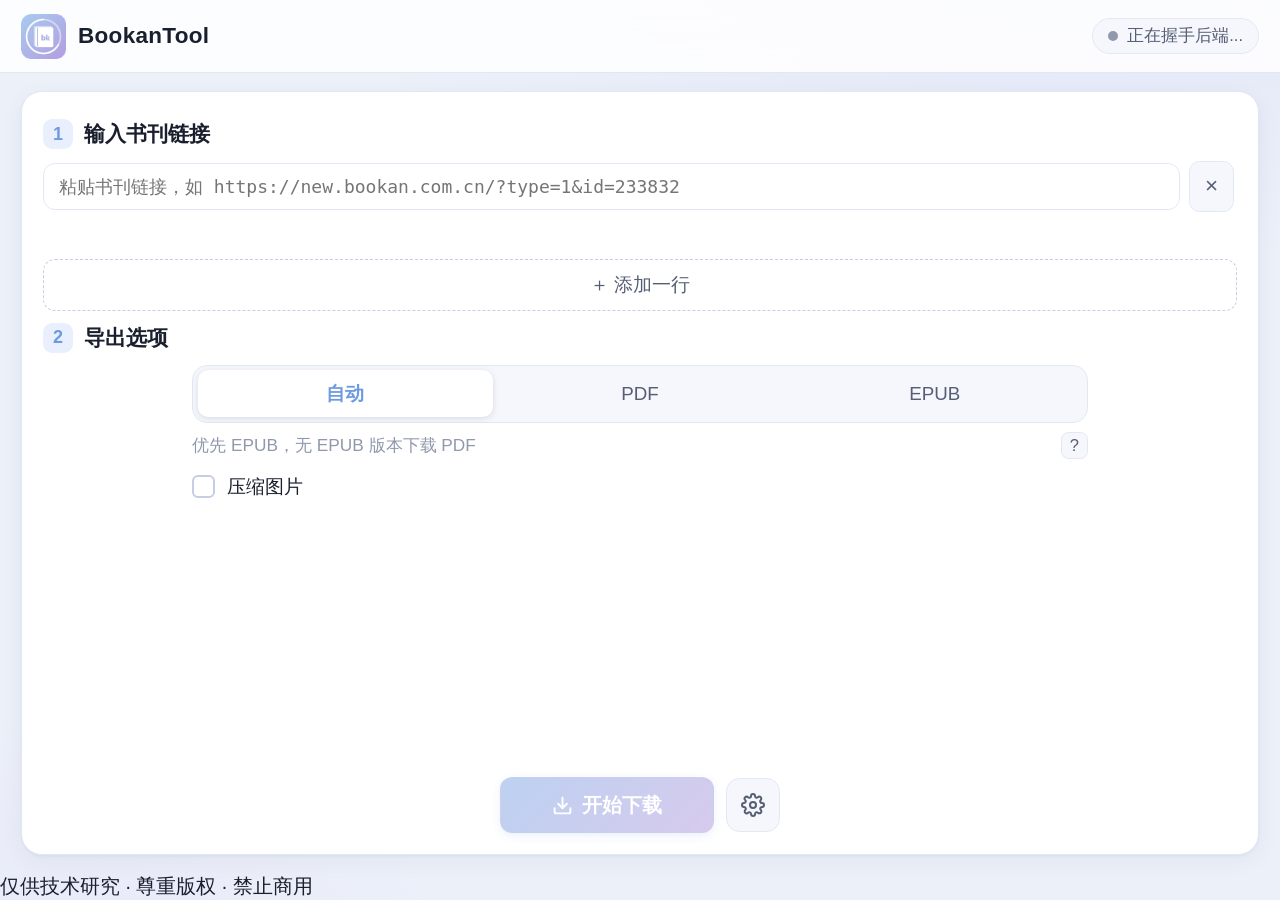
<file: frontend/index.html>
<!DOCTYPE html>
<html lang="zh-CN">
<head>
    <meta charset="UTF-8">
    <meta name="viewport" content="width=device-width, initial-scale=1.0">
    <title>BookanTool · 博看书刊下载</title>
    <link rel="stylesheet" href="style.css">
</head>
<body>
    <div class="app">
        <header class="header">
            <div class="brand">
                <img class="logo-img" src="logo.png" alt="" width="30" height="30">
                <h1>BookanTool</h1>
            </div>
            <div class="header-status" id="header-status">
                <span class="dot idle"></span><span id="connection">正在握手后端...</span>
            </div>
        </header>

        <main class="main">
            <!-- ① 主界面：输入 + 导出选项 + 开始 -->
            <section class="screen active" id="screen-main">
                <div class="sec-title"><span class="step-num">1</span>输入书刊链接</div>
                <div class="input-rows" id="input-rows"></div>
                <button class="add-row" id="btn-add-input" type="button">＋ 添加一行</button>

                <div class="sec-title"><span class="step-num">2</span>导出选项</div>
                <div class="format-slider" id="format-slider" data-active="auto">
                    <div class="slider-thumb" aria-hidden="true"></div>
                    <button class="seg" data-format="auto" type="button">自动</button>
                    <button class="seg" data-format="pdf" type="button">PDF</button>
                    <button class="seg" data-format="epub" type="button">EPUB</button>
                </div>
                <div class="note-row">
                    <span class="format-note" id="format-note">优先 EPUB，无 EPUB 版本选择 PDF</span>
                    <button class="icon-btn tiny" id="btn-note-toggle" type="button" title="显示 / 隐藏说明">?</button>
                </div>

                <div class="pdf-options" id="pdf-options">
                    <label class="check"><input type="checkbox" id="compress-images"><span>压缩图片</span></label>
                    <div class="level-slider hidden" id="compress-levels" data-active="1">
                        <div class="slider-thumb" aria-hidden="true"></div>
                        <button class="seg" data-level="1" type="button" title="JPEG 质量 85 · 宽≤1600 · 体积约 60%">轻度</button>
                        <button class="seg" data-level="2" type="button" title="JPEG 质量 75 · 宽≤1280 · 体积约 40%">中度</button>
                        <button class="seg" data-level="3" type="button" title="JPEG 质量 60 · 宽≤1000 · 体积约 25%">高度</button>
                    </div>
                </div>

                <div class="actions">
                    <button class="btn-primary compact" id="btn-start" type="button" disabled>
                        <svg viewBox="0 0 24 24" width="14" height="14" fill="none" stroke="currentColor" stroke-width="2.2" stroke-linecap="round" stroke-linejoin="round"><path d="M21 15v4a2 2 0 0 1-2 2H5a2 2 0 0 1-2-2v-4"/><polyline points="7 10 12 15 17 10"/><line x1="12" y1="15" x2="12" y2="3"/></svg>
                        开始下载
                    </button>
                    <button class="icon-btn gear" id="btn-settings" type="button" title="设置">
                        <svg viewBox="0 0 24 24" width="16" height="16" fill="none" stroke="currentColor" stroke-width="2" stroke-linecap="round" stroke-linejoin="round">
                            <circle cx="12" cy="12" r="3"/>
                            <path d="M19.4 15a1.65 1.65 0 0 0 .33 1.82l.06.06a2 2 0 1 1-2.83 2.83l-.06-.06a1.65 1.65 0 0 0-1.82-.33 1.65 1.65 0 0 0-1 1.51V21a2 2 0 1 1-4 0v-.09A1.65 1.65 0 0 0 9 19.4a1.65 1.65 0 0 0-1.82.33l-.06.06a2 2 0 1 1-2.83-2.83l.06-.06a1.65 1.65 0 0 0 .33-1.82 1.65 1.65 0 0 0-1.51-1H3a2 2 0 1 1 0-4h.09A1.65 1.65 0 0 0 4.6 9a1.65 1.65 0 0 0-.33-1.82l-.06-.06a2 2 0 1 1 2.83-2.83l.06.06a1.65 1.65 0 0 0 1.82.33H9a1.65 1.65 0 0 0 1-1.51V3a2 2 0 1 1 4 0v.09a1.65 1.65 0 0 0 1 1.51 1.65 1.65 0 0 0 1.82-.33l.06-.06a2 2 0 1 1 2.83 2.83l-.06.06a1.65 1.65 0 0 0-.33 1.82V9a1.65 1.65 0 0 0 1.51 1H21a2 2 0 1 1 0 4h-.09a1.65 1.65 0 0 0-1.51 1z"/>
                        </svg>
                    </button>

                    <!-- 设置二级菜单 -->
                    <div class="settings-pop hidden" id="settings-pop">
                        <div class="pop-sec">
                            <div class="pop-label">下载目录</div>
                            <div class="output-dir">
                                <input type="text" id="output-dir" placeholder="点击右侧选择目录…" spellcheck="false">
                                <button class="btn-secondary small" id="btn-choose-dir" type="button">选择…</button>
                            </div>
                        </div>
                        <div class="pop-sec">
                            <div class="pop-label">PDF 选项</div>
                            <label class="check"><input type="checkbox" id="add-bookmarks" checked><span>添加章节书签（栏目→文章）</span></label>
                        </div>
                        <div class="pop-row">
                            <button class="pop-item" id="btn-open-log" type="button">
                                <svg viewBox="0 0 24 24" width="14" height="14" fill="none" stroke="currentColor" stroke-width="2" stroke-linecap="round" stroke-linejoin="round"><polyline points="4 17 10 11 4 5"/><line x1="12" y1="19" x2="20" y2="19"/></svg>
                                运行日志
                            </button>
                            <button class="pop-item" id="btn-about" type="button">
                                <svg viewBox="0 0 24 24" width="14" height="14" fill="none" stroke="currentColor" stroke-width="2" stroke-linecap="round" stroke-linejoin="round"><circle cx="12" cy="12" r="10"/><line x1="12" y1="16" x2="12" y2="12"/><line x1="12" y1="8" x2="12.01" y2="8"/></svg>
                                关于
                            </button>
                        </div>
                    </div>
                </div>
            </section>

            <!-- ② 进度界面 -->
            <section class="screen" id="screen-progress">
                <div class="prog-head">
                    <div class="prog-label" id="progress-label">准备中…</div>
                    <div class="prog-percent" id="progress-percent">0%</div>
                </div>
                <div class="progress-bar big"><div id="progress-fill" class="fill"></div></div>
                <div class="prog-meta" id="progress-meta"></div>
                <div class="prog-foot">
                    <button class="btn-danger" id="btn-cancel" type="button">取消下载</button>
                </div>
            </section>

            <!-- ③ 下载完成界面 -->
            <section class="screen" id="screen-done">
                <div class="done-head">
                    <div class="done-icon ok" id="done-icon">
                        <svg class="ic-ok" viewBox="0 0 24 24" width="26" height="26" fill="none" stroke="currentColor" stroke-width="2.4" stroke-linecap="round" stroke-linejoin="round"><polyline points="20 6 9 17 4 12"/></svg>
                        <svg class="ic-err" viewBox="0 0 24 24" width="26" height="26" fill="none" stroke="currentColor" stroke-width="2.4" stroke-linecap="round"><line x1="12" y1="4.5" x2="12" y2="14"/><line x1="12" y1="18.5" x2="12" y2="19.5"/></svg>
                    </div>
                    <div class="done-title" id="done-title">下载完成</div>
                    <div class="done-sub" id="done-sub"></div>
                </div>
                <div class="done-list" id="done-list"></div>
                <div class="done-foot">
                    <button class="btn-primary compact" id="btn-back" type="button">返回主页面</button>
                </div>
            </section>
        </main>

        <!-- 日志弹窗（设置 → 运行日志） -->
        <div class="modal-overlay hidden" id="log-modal">
            <div class="modal log-modal">
                <div class="modal-head">
                    <span>运行日志</span>
                    <button class="icon-btn tiny" id="btn-close-log" type="button" title="关闭">×</button>
                </div>
                <div class="log-box" id="log-box"></div>
                <div class="modal-foot">
                    <button class="btn-secondary small" id="btn-clear-log" type="button">清空</button>
                    <button class="btn-secondary small" id="btn-copy-log" type="button">复制</button>
                </div>
            </div>
        </div>

        <!-- 取消确认对话框 -->
        <div class="modal-overlay hidden" id="confirm-modal">
            <div class="modal confirm-modal">
                <div class="modal-head"><span>取消下载</span></div>
                <p class="confirm-text">确定要取消当前下载任务吗？</p>
                <div class="modal-foot">
                    <button class="btn-secondary small" id="btn-cancel-no" type="button">继续下载</button>
                    <button class="btn-danger small" id="btn-cancel-yes" type="button">确定取消</button>
                </div>
            </div>
        </div>

        <!-- 关于弹窗（设置 → 关于） -->
        <div class="modal-overlay hidden" id="about-modal">
            <div class="modal about-modal">
                <div class="modal-head">
                    <span>关于 BookanTool</span>
                    <button class="icon-btn tiny" id="btn-close-about" type="button" title="关闭">×</button>
                </div>
                <div class="about-body">
                    <div class="about-brand">
                        <img class="logo-img" src="logo.png" alt="" width="36" height="36">
                        <div>
                            <div class="about-name">BookanTool</div>
                            <div class="about-ver" id="about-version"></div>
                        </div>
                    </div>
                    <div class="about-item">
                        <span class="about-k">作者</span>
                        <span class="about-v">Mumei</span>
                    </div>
                    <div class="about-item">
                        <span class="about-k">开源协议</span>
                        <span class="about-v">GPL-3.0</span>
                    </div>
                    <div class="about-item">
                        <span class="about-k">项目地址</span>
                        <span class="about-v">github.com/Mumeione/BooKanTool</span>
                    </div>
                </div>
            </div>
        </div>

        <footer class="footer">
            <span>仅供技术研究 · 尊重版权 · 禁止商用</span>
            <span class="footer-version" id="footer-version"></span>
        </footer>
    </div>

    <script src="app.js"></script>
</body>
</html>
</file>
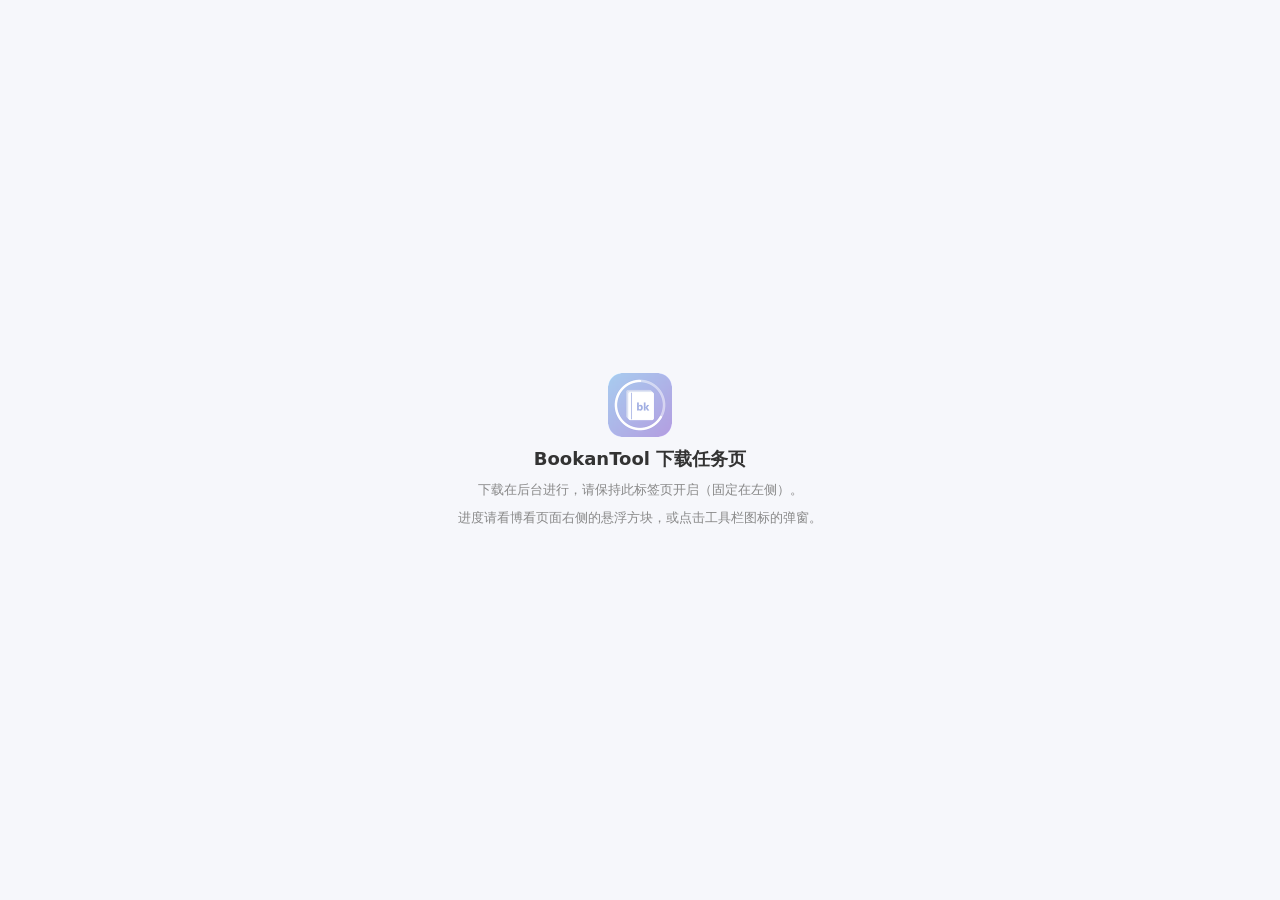
<file: extension/downloader/downloader.html>
<!DOCTYPE html>
<html lang="zh-CN">
<head>
  <meta charset="UTF-8">
  <title>BookanTool 下载任务</title>
  <style>
    body {
      font-family: "Microsoft YaHei", system-ui, sans-serif;
      background: #f6f7fb;
      color: #333;
      display: flex;
      flex-direction: column;
      align-items: center;
      justify-content: center;
      min-height: 100vh;
      margin: 0;
      gap: 10px;
    }
    img { width: 64px; height: 64px; border-radius: 14px; }
    h1 { font-size: 18px; margin: 0; }
    p { font-size: 13px; color: #888; margin: 0; }
  </style>
</head>
<body>
  <img src="../icons/icon128.png" alt="BookanTool">
  <h1>BookanTool 下载任务页</h1>
  <p>下载在后台进行，请保持此标签页开启（固定在左侧）。</p>
  <p>进度请看博看页面右侧的悬浮方块，或点击工具栏图标的弹窗。</p>
  <script type="module" src="downloader.js"></script>
</body>
</html>
</file>
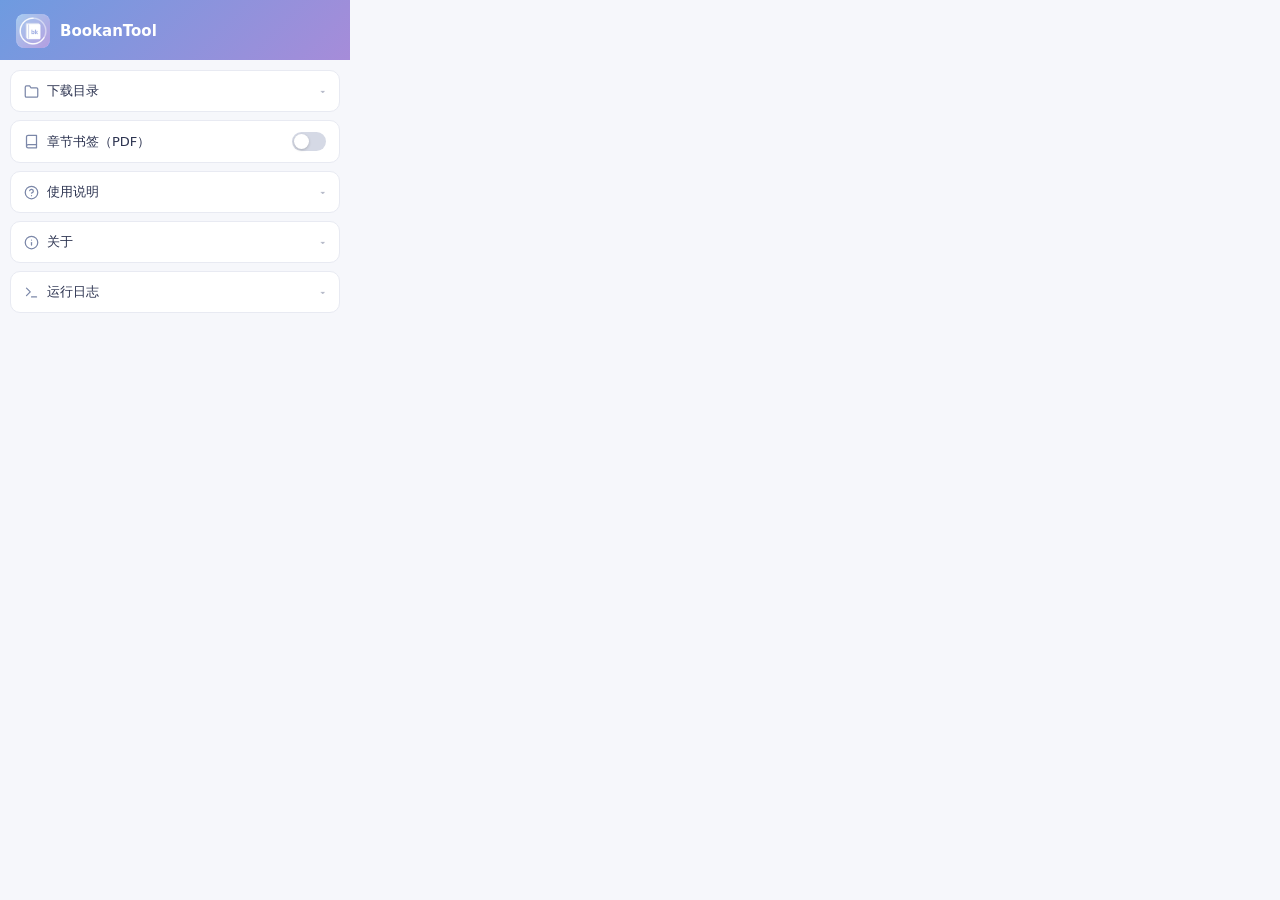
<file: extension/popup/popup.html>
<!DOCTYPE html>
<html lang="zh-CN">
<head>
  <meta charset="UTF-8">
  <link rel="stylesheet" href="popup.css">
</head>
<body>
  <header>
    <img src="../icons/icon48.png" alt="">
    <div>
      <div class="name">BookanTool</div>
      <div class="ver" id="ver"></div>
    </div>
  </header>

  <main>
    <!-- 下载目录（下载目录模式：只读说明 + 打开目录） -->
    <section class="item">
      <button class="head" data-toggle="sec-dir" type="button">
        <svg viewBox="0 0 24 24" width="15" height="15" fill="none" stroke="currentColor" stroke-width="2" stroke-linecap="round" stroke-linejoin="round"><path d="M22 19a2 2 0 0 1-2 2H4a2 2 0 0 1-2-2V5a2 2 0 0 1 2-2h5l2 3h9a2 2 0 0 1 2 2z"/></svg>
        <span>下载目录</span>
        <i class="arrow">▾</i>
      </button>
      <div class="body" id="sec-dir">
        <p class="desc">文件保存在<b>浏览器默认下载目录</b>下的 <code>bookantool/</code> 文件夹中，扩展不提供自定义路径。</p>
        <button class="ghost" id="btn-open-dir" type="button">打开下载目录</button>
      </div>
    </section>

    <!-- 章节书签 -->
    <section class="item">
      <div class="head static">
        <svg viewBox="0 0 24 24" width="15" height="15" fill="none" stroke="currentColor" stroke-width="2" stroke-linecap="round" stroke-linejoin="round"><path d="M4 19.5A2.5 2.5 0 0 1 6.5 17H20"/><path d="M6.5 2H20v20H6.5A2.5 2.5 0 0 1 4 19.5v-15A2.5 2.5 0 0 1 6.5 2z"/></svg>
        <span>章节书签（PDF）</span>
        <label class="switch"><input type="checkbox" id="bookmarks"><i></i></label>
      </div>
    </section>

    <!-- 使用说明 -->
    <section class="item">
      <button class="head" data-toggle="sec-help" type="button">
        <svg viewBox="0 0 24 24" width="15" height="15" fill="none" stroke="currentColor" stroke-width="2" stroke-linecap="round" stroke-linejoin="round"><circle cx="12" cy="12" r="10"/><path d="M9.09 9a3 3 0 0 1 5.83 1c0 2-3 3-3 3"/><line x1="12" y1="17" x2="12.01" y2="17"/></svg>
        <span>使用说明</span>
        <i class="arrow">▾</i>
      </button>
      <div class="body" id="sec-help">
        <ol>
          <li>打开博看官网的书刊详情页，页面会出现「下载」按钮（在试读按钮旁边）。</li>
          <li>点击「下载」，在弹出菜单中选择输出格式（自动 / PDF / EPUB）、是否压缩图片；杂志类可勾选「下载全年」。</li>
          <li>确认后自动开始下载，页面右侧出现悬浮进度方块，点击可查看详情或取消。</li>
        </ol>
        <p class="desc">· <b>自动</b>：优先官方 EPUB（文字版、体积小），无 EPUB 时自动改用 PDF（图片版、排版一致）<br>
        · 文件保存在浏览器<b>默认下载目录</b>的 <code>bookantool/</code> 文件夹<br>
        · 批量下载时建议在浏览器 设置→下载 中关闭<b>「下载开始时显示下载菜单」</b>（Edge）或<b>「下载时显示下载栏」</b>（Chrome），避免每完成一期弹出提示<br>
        · 下载依赖固定的任务标签页，请勿手动关闭它<br>
        · 偶发失败重试即可；反复失败可查看「运行日志」定位原因</p>
      </div>
    </section>

    <!-- 关于 -->
    <section class="item">
      <button class="head" data-toggle="sec-about" type="button">
        <svg viewBox="0 0 24 24" width="15" height="15" fill="none" stroke="currentColor" stroke-width="2" stroke-linecap="round" stroke-linejoin="round"><circle cx="12" cy="12" r="10"/><line x1="12" y1="16" x2="12" y2="12"/><line x1="12" y1="8" x2="12.01" y2="8"/></svg>
        <span>关于</span>
        <i class="arrow">▾</i>
      </button>
      <div class="body" id="sec-about">
        <div class="kv"><span>作者</span><b>Mumei</b></div>
        <div class="kv"><span>开源协议</span><b>GPL-3.0</b></div>
        <div class="kv"><span>项目地址</span><b class="url">github.com/Mumeione/BooKanTool</b></div>
        <p class="desc">仅供技术研究 · 尊重版权 · 禁止商用</p>
      </div>
    </section>

    <!-- 运行日志 -->
    <section class="item">
      <button class="head" data-toggle="sec-log" type="button">
        <svg viewBox="0 0 24 24" width="15" height="15" fill="none" stroke="currentColor" stroke-width="2" stroke-linecap="round" stroke-linejoin="round"><polyline points="4 17 10 11 4 5"/><line x1="12" y1="19" x2="20" y2="19"/></svg>
        <span>运行日志</span>
        <i class="arrow">▾</i>
      </button>
      <div class="body" id="sec-log">
        <div class="logbox" id="logbox"></div>
        <div class="row">
          <button class="ghost sm" id="btn-clear-log" type="button">清空</button>
          <span class="hint">仅保留最近 200 条</span>
        </div>
      </div>
    </section>
  </main>

  <script src="popup.js"></script>
</body>
</html>
</file>
<file: frontend/style.css>
/* ═══════════════ 设计令牌 ═══════════════ */
:root {
    --bg: #ecf0f9;
    --bg-panel: #ffffff;
    --bg-soft: #f5f7fc;
    --bg-hover: #e9eef8;
    --border: #e2e8f3;
    --border-strong: #c5cee2;
    --text: #1a1f2e;
    --text-soft: #555e74;
    --text-muted: #9098ac;
    --primary: #6e9be0;
    --primary-hover: #5b8ad2;
    --primary-soft: #e9effc;
    --primary-grad: linear-gradient(135deg, #6e9be0, #a68cd9);
    --success: #10b981;
    --success-soft: #e2f8ef;
    --warn: #f59e0b;
    --danger: #ef4444;
    --danger-soft: #fdeaea;
    --radius-sm: 8px;
    --shadow: 0 1px 2px rgba(24, 36, 66, 0.04), 0 4px 16px rgba(24, 36, 66, 0.05);
    --shadow-lift: 0 4px 12px rgba(110, 155, 224, 0.35);
    --font-mono: 'JetBrains Mono', 'Cascadia Code', Menlo, Consolas, monospace;
}

* { box-sizing: border-box; }

html, body {
    height: 100%;
    margin: 0;
    background:
        radial-gradient(900px 400px at 85% -10%, rgba(99, 102, 241, 0.07), transparent 60%),
        radial-gradient(700px 320px at -10% 110%, rgba(139, 92, 246, 0.05), transparent 60%),
        var(--bg);
    color: var(--text);
    font-family: -apple-system, BlinkMacSystemFont, 'Segoe UI', 'PingFang SC', 'Microsoft YaHei', sans-serif;
    font-size: 13px;
    -webkit-font-smoothing: antialiased;
}

.app { display: flex; flex-direction: column; height: 100%; }

.muted { color: var(--text-muted); font-style: italic; }
.hidden { display: none !important; }

/* ═══════════════ Header ═══════════════ */
.header {
    background: rgba(255, 255, 255, 0.85);
    backdrop-filter: blur(8px);
    border-bottom: 1px solid var(--border);
    /* 全面屏安全区：状态栏 / 挖孔不遮挡顶栏内容 */
    padding: calc(9px + env(safe-area-inset-top, 0px)) 14px 9px;
    display: flex;
    justify-content: space-between;
    align-items: center;
    flex-shrink: 0;
}
.brand { display: flex; align-items: center; gap: 8px; }
.logo-img {
    display: block;
    width: 30px;
    height: 30px;
    flex-shrink: 0;
}
h1 { font-size: 15px; margin: 0; letter-spacing: 0.2px; }

.header-status {
    display: flex;
    align-items: center;
    gap: 6px;
    color: var(--text-soft);
    font-size: 11px;
    padding: 4px 10px;
    border-radius: 999px;
    background: var(--bg-soft);
    border: 1px solid var(--border);
    max-width: 55%;
}
#connection { overflow: hidden; text-overflow: ellipsis; white-space: nowrap; }
.dot {
    width: 7px; height: 7px; border-radius: 50%;
    background: var(--text-muted);
    transition: background-color 0.2s;
    flex-shrink: 0;
}
.dot.idle { background: var(--text-muted); }
.dot.ok   { background: var(--success); box-shadow: 0 0 0 3px rgba(16, 185, 129, 0.18); }
.dot.warn { background: var(--warn);     box-shadow: 0 0 0 3px rgba(245, 158, 11, 0.18); }
.dot.err  { background: var(--danger);   box-shadow: 0 0 0 3px rgba(239, 68, 68, 0.18); }

/* ═══════════════ 主区域 / 三屏（白色卡片与灰底分离） ═══════════════ */
.main {
    flex: 1;
    min-height: 0;
    display: flex;
    padding: 12px 14px calc(12px + env(safe-area-inset-bottom, 0px));
}
.screen {
    display: none;
    flex: 1;
    min-height: 0;
    flex-direction: column;
    overflow-y: auto;
    background: var(--bg-panel);
    border: 1px solid var(--border);
    border-radius: 14px;
    box-shadow: var(--shadow);
    padding: 14px;
}
.screen.active { display: flex; }

.sec-title {
    display: flex;
    align-items: center;
    gap: 7px;
    font-size: 14px;
    font-weight: 600;
    margin: 4px 0 8px;
    flex-shrink: 0;
}
.step-num {
    width: 20px; height: 20px;
    border-radius: 6px;
    background: var(--primary-soft);
    color: var(--primary);
    font-size: 12px;
    font-weight: 700;
    display: inline-flex;
    align-items: center;
    justify-content: center;
    flex-shrink: 0;
}

/* ═══════════════ 输入行 ═══════════════ */
.input-rows {
    display: flex;
    flex-direction: column;
    gap: 8px;
    max-height: 190px; /* 约 3 行，超出出现上下滑动 */
    overflow-y: auto;
    padding-right: 2px;
    margin-bottom: 8px;
    flex-shrink: 0;
}
.row-group { display: flex; flex-direction: column; gap: 3px; }
.input-row { display: flex; align-items: center; gap: 6px; }
.input-row input {
    flex: 1;
    min-width: 0;
    padding: 8px 10px;
    border: 1px solid var(--border);
    border-radius: var(--radius-sm);
    font-family: var(--font-mono);
    font-size: 12px;
    background: var(--bg-panel);
    color: var(--text);
    transition: border-color 0.15s, box-shadow 0.15s;
}
.input-row input:focus {
    outline: none;
    border-color: var(--primary);
    box-shadow: 0 0 0 3px rgba(99, 102, 241, 0.15);
}
.row-sub {
    display: flex;
    align-items: center;
    gap: 6px;
    min-height: 20px;
    padding-left: 2px;
}
.row-status {
    min-width: 0;
    width: fit-content;
    max-width: 100%;
    font-size: 11px;
    padding: 2px 8px;
    border-radius: 999px;
    overflow: hidden;
    text-overflow: ellipsis;
    white-space: nowrap;
}
.row-status.ok  { background: var(--primary-soft); color: var(--primary); }
.row-status.err { background: var(--danger-soft);  color: var(--danger); }

.year-btn {
    flex-shrink: 0;
    margin-left: auto;
    font-size: 11px;
    font-weight: 600;
    color: #fff;
    background: var(--primary-grad);
    border: none;
    border-radius: 999px;
    padding: 4px 11px;
    cursor: pointer;
    box-shadow: 0 2px 6px rgba(99, 102, 241, 0.30);
    transition: filter 0.15s, box-shadow 0.15s;
}
.year-btn:hover:not(:disabled) { filter: brightness(1.08); }
.year-btn:disabled { opacity: 0.55; cursor: wait; }

.add-row {
    width: 100%;
    padding: 8px;
    border: 1px dashed var(--border-strong);
    border-radius: var(--radius-sm);
    background: transparent;
    color: var(--text-soft);
    font-size: 12.5px;
    cursor: pointer;
    margin-bottom: 4px;
    transition: all 0.15s;
}
.add-row:hover {
    color: var(--primary);
    border-color: var(--primary);
    background: var(--primary-soft);
}

/* ═══════════════ 导出格式滑块 ═══════════════ */
.format-slider,
.level-slider {
    position: relative;
    display: flex;
    background: var(--bg-soft);
    border: 1px solid var(--border);
    border-radius: 10px;
    padding: 3px;
    margin-bottom: 6px;
    flex-shrink: 0;
}
.slider-thumb {
    position: absolute;
    top: 3px;
    bottom: 3px;
    left: 3px;
    width: calc((100% - 6px) / 3);
    background: var(--bg-panel);
    border-radius: 7px;
    box-shadow: 0 1px 4px rgba(18, 24, 51, 0.12);
    transition: transform 0.18s ease;
}
.format-slider[data-active="pdf"]  .slider-thumb { transform: translateX(100%); }
.format-slider[data-active="epub"] .slider-thumb { transform: translateX(200%); }
.level-slider[data-active="2"] .slider-thumb { transform: translateX(100%); }
.level-slider[data-active="3"] .slider-thumb { transform: translateX(200%); }
.seg {
    flex: 1;
    position: relative;
    z-index: 1;
    background: transparent;
    border: none;
    padding: 7px 0;
    font-size: 12.5px;
    color: var(--text-soft);
    cursor: pointer;
    border-radius: 7px;
    transition: color 0.15s;
}
.seg:hover { color: var(--text); }
.seg.active { color: var(--primary); font-weight: 600; }

/* 压缩档位小滑块：勾选压缩后出现在选项下方，与格式滑块同宽（随容器居中） */
.level-slider {
    margin: 2px 0 2px;
    padding: 2px;
    border-radius: 8px;
}
.level-slider .slider-thumb {
    top: 2px;
    bottom: 2px;
    left: 2px;
    width: calc((100% - 4px) / 3);
    border-radius: 6px;
    box-shadow: 0 1px 3px rgba(18, 24, 51, 0.12);
}
.level-slider .seg {
    padding: 4px 0;
    font-size: 11.5px;
    border-radius: 6px;
}
.level-slider .seg.active { color: var(--primary); }

/* 格式滑块缩窄居中；说明行、压缩图片选项与滑块左缘（"自动"段）对齐 */
.format-slider {
    width: 75%;
    margin: 0 auto 6px;
}
.note-row {
    width: 75%;
    margin: 0 auto 10px;
}
.pdf-options {
    width: 75%;
    margin: 0 auto 4px;
}

.note-row {
    display: flex;
    align-items: center;
    gap: 6px;
    min-height: 18px;
}
.format-note { flex: 1; font-size: 11.5px; color: var(--text-muted); }

.pdf-options {
    display: flex;
    flex-direction: column;
    gap: 8px;
    flex-shrink: 0;
}
.check {
    display: flex;
    align-items: center;
    gap: 8px;
    font-size: 12.5px;
    cursor: pointer;
    color: var(--text);
}
input[type="checkbox"] {
    appearance: none;
    width: 15px;
    height: 15px;
    margin: 0;
    cursor: pointer;
    flex-shrink: 0;
    border: 1.5px solid var(--border-strong);
    border-radius: 4px;
    background: var(--bg-panel);
    display: grid;
    place-content: center;
    transition: background 0.12s, border-color 0.12s;
}
input[type="checkbox"]:hover { border-color: var(--primary); }
input[type="checkbox"]:checked {
    background: var(--primary);   /* 浅蓝 */
    border-color: var(--primary);
}
input[type="checkbox"]:checked::before {
    content: "";
    width: 4px;
    height: 8px;
    border: solid #fff;                 /* 白色对勾 */
    border-width: 0 2px 2px 0;
    transform: rotate(45deg);
    margin-top: -2px;
}

/* ═══════════════ 按钮 ═══════════════ */
button {
    font-family: inherit;
    font-size: 13px;
    padding: 9px 14px;
    border-radius: var(--radius-sm);
    border: 1px solid transparent;
    cursor: pointer;
    transition: all 0.15s ease-out;
    display: inline-flex;
    align-items: center;
    justify-content: center;
    gap: 6px;
}
button:disabled { opacity: 0.45; cursor: not-allowed; }

.btn-primary {
    background: var(--primary-grad);
    color: #fff;
    font-weight: 600;
    box-shadow: 0 2px 6px rgba(110, 155, 224, 0.30);
}
.btn-primary:hover:not(:disabled) {
    filter: brightness(1.08);
    box-shadow: var(--shadow-lift);
    transform: translateY(-1px);
}
.btn-primary:active:not(:disabled) { transform: translateY(0); }
.btn-primary.compact { padding: 9px 34px; font-size: 13px; }

.btn-danger { background: var(--danger-soft); color: var(--danger); font-weight: 600; }
.btn-danger:hover:not(:disabled) { background: #fbdcdc; }

.btn-secondary { background: var(--bg-soft); color: var(--text); border: 1px solid var(--border); }
.btn-secondary:hover:not(:disabled) { background: var(--bg-hover); border-color: var(--border-strong); }
.btn-secondary.small { padding: 6px 12px; font-size: 12px; }

.icon-btn {
    width: 30px;
    height: 30px;
    padding: 0;
    border-radius: 7px;
    display: inline-flex;
    align-items: center;
    justify-content: center;
    font-size: 15px;
    line-height: 1;
    background: var(--bg-soft);
    color: var(--text-soft);
    border: 1px solid var(--border);
    flex-shrink: 0;
    transition: all 0.15s;
}
.icon-btn:hover:not(:disabled) {
    background: var(--bg-hover);
    border-color: var(--border-strong);
    color: var(--text);
}
.icon-btn.del { height: 34px; }
.icon-btn.tiny { width: 18px; height: 18px; font-size: 11px; border-radius: 5px; }
.icon-btn.gear { width: 36px; height: 36px; border-radius: 9px; }

/* ═══════════════ 操作区 + 设置二级菜单 ═══════════════ */
.actions {
    margin-top: auto;
    padding-top: 14px;
    position: relative;
    display: flex;
    gap: 8px;
    align-items: center;
    justify-content: center;   /* 开始下载 + 设置整体居中 */
}

.settings-pop {
    position: absolute;
    left: 50%;
    transform: translateX(-50%);   /* 与居中后的齿轮按钮对齐 */
    bottom: calc(100% + 10px);
    width: 100%;
    max-width: 330px;
    background: var(--bg-panel);
    border: 1px solid var(--border);
    border-radius: 12px;
    box-shadow: 0 10px 32px rgba(18, 24, 51, 0.16);
    padding: 12px;
    z-index: 30;
    display: flex;
    flex-direction: column;
    gap: 12px;
}
.pop-sec { display: flex; flex-direction: column; gap: 6px; }
.pop-label { font-size: 11px; color: var(--text-soft); }
.pop-row { display: flex; gap: 8px; }
.pop-row .pop-item { flex: 1; }
.output-dir { display: flex; gap: 6px; }
.output-dir input {
    flex: 1;
    min-width: 0;
    padding: 7px 9px;
    border: 1px solid var(--border);
    border-radius: 7px;
    font-family: var(--font-mono);
    font-size: 11.5px;
    background: var(--bg-soft);
    color: var(--text);
    transition: border-color 0.15s;
}
.output-dir input:focus { outline: none; border-color: var(--primary); background: var(--bg-panel); }
.pop-item {
    justify-content: flex-start;
    padding: 8px 10px;
    background: var(--bg-soft);
    border: 1px solid var(--border);
    border-radius: 8px;
    font-size: 12.5px;
    color: var(--text);
}
.pop-item:hover { background: var(--bg-hover); }

/* ═══════════════ 进度界面 ═══════════════ */
/* prog-head 与 prog-foot 各持一个 auto 外边距：剩余空间平分，
   进度组下移居中，避免界面上密下空 */
.prog-head { text-align: center; margin: auto 0 24px; }
.prog-label {
    font-size: 14px;
    font-weight: 600;
    color: var(--text-soft);
    min-height: 18px;
    word-break: break-all;
}
.prog-percent {
    font-size: 42px;
    font-weight: 700;
    line-height: 1.2;
    margin-top: 6px;
    background: var(--primary-grad);
    -webkit-background-clip: text;
    background-clip: text;
    color: transparent;
    font-variant-numeric: tabular-nums;
}
.progress-bar {
    height: 8px;
    background: var(--bg-soft);
    border: 1px solid var(--border);
    border-radius: 999px;
    overflow: hidden;
    flex-shrink: 0;
}
.progress-bar.big {
    height: 12px;
    width: 76%;
    margin: 0 auto;   /* 居中，不顶满整行 */
}
.progress-bar .fill {
    height: 100%;
    background: var(--primary-grad);
    border-radius: 999px;
    width: 0;
    transition: width 0.3s ease-out;
    position: relative;
    overflow: hidden;
}
.progress-bar .fill::after {
    content: "";
    position: absolute;
    inset: 0;
    background: linear-gradient(90deg, transparent, rgba(255, 255, 255, 0.35), transparent);
    animation: sheen 1.6s infinite;
}
@keyframes sheen {
    from { transform: translateX(-100%); }
    to   { transform: translateX(100%); }
}
.prog-meta {
    text-align: center;
    font-size: 11.5px;
    color: var(--text-muted);
    margin-top: 10px;
    min-height: 16px;
}
.prog-foot { margin-top: auto; padding-top: 20px; }
.prog-foot .btn-danger { width: 100%; padding: 10px; }

/* ═══════════════ 完成界面 ═══════════════ */
.done-head { text-align: center; margin: 14px 0; flex-shrink: 0; }
.done-icon {
    width: 52px;
    height: 52px;
    border-radius: 50%;
    display: inline-flex;
    align-items: center;
    justify-content: center;
    margin-bottom: 8px;
}
.done-icon.ok  { background: var(--success-soft); color: var(--success); }
.done-icon.err { background: var(--danger-soft);  color: var(--danger); }
.done-icon .ic-err { display: none; }
.done-icon.err .ic-ok { display: none; }
.done-icon.err .ic-err { display: block; }
.done-title { font-size: 17px; font-weight: 700; }
.done-sub { font-size: 12px; color: var(--text-soft); margin-top: 4px; }
.done-list { flex: 1; min-height: 0; overflow-y: auto; }
.done-foot { display: flex; gap: 10px; padding-top: 14px; flex-shrink: 0; }
.done-foot .btn-secondary, .done-foot .btn-primary { flex: 1; }

.result-card {
    border: 1px solid var(--border);
    border-radius: 10px;
    padding: 10px 12px;
    margin-bottom: 8px;
    background: var(--bg-soft);
}
.result-card.success { border-left: 3px solid var(--success); }
.result-card.error   { border-left: 3px solid var(--danger); }
.result-card h4 {
    display: flex;
    align-items: center;
    gap: 8px;
    margin: 0 0 5px;
    font-size: 12.5px;
    color: var(--text);
    word-break: break-all;
}
.result-card .badge {
    flex-shrink: 0;
    font-size: 10.5px;
    font-weight: 600;
    padding: 2px 8px;
    border-radius: 999px;
}
.result-card .badge.ok  { background: var(--success-soft); color: var(--success); }
.result-card .badge.err { background: var(--danger-soft);  color: var(--danger); }
.result-card .path {
    font-family: var(--font-mono);
    font-size: 11px;
    color: var(--text-soft);
    word-break: break-all;
    line-height: 1.5;
}
.result-card .err-line { color: var(--danger); font-size: 11.5px; margin-top: 3px; }
.result-card .card-ops { margin-top: 7px; display: flex; gap: 8px; }

/* ═══════════════ 弹窗 ═══════════════ */
.modal-overlay {
    position: fixed;
    inset: 0;
    background: rgba(15, 18, 34, 0.45);
    backdrop-filter: blur(2px);
    display: flex;
    align-items: center;
    justify-content: center;
    z-index: 50;
    padding: 16px;
}
.modal {
    background: var(--bg-panel);
    border-radius: 14px;
    box-shadow: 0 12px 40px rgba(0, 0, 0, 0.22);
    padding: 14px;
    width: min(100%, 330px);
    max-height: 100%;
    display: flex;
    flex-direction: column;
}
.log-modal { width: min(100%, 430px); height: min(72vh, 480px); }
.modal-head {
    display: flex;
    justify-content: space-between;
    align-items: center;
    font-weight: 600;
    font-size: 13.5px;
    margin-bottom: 10px;
    flex-shrink: 0;
}
.modal-foot {
    display: flex;
    gap: 8px;
    justify-content: flex-end;
    margin-top: 10px;
    flex-shrink: 0;
}
.confirm-text { font-size: 13px; color: var(--text-soft); margin: 2px 0 4px; }

/* ═══════════════ 使用说明弹窗（极简，适合手机阅读） ═══════════════ */
.help-modal { width: min(100%, 330px); }
.help-body { display: flex; flex-direction: column; gap: 10px; }
.help-body p {
    margin: 0;
    font-size: 12.5px;
    line-height: 1.7;
    color: var(--text-soft);
}
.help-body b {
    color: var(--text);
    font-weight: 600;
    margin-right: 4px;
}

/* ═══════════════ 关于弹窗 ═══════════════ */
.about-modal { width: min(100%, 330px); }
.about-body { display: flex; flex-direction: column; gap: 10px; }
.about-brand {
    display: flex;
    align-items: center;
    gap: 10px;
    padding-bottom: 10px;
    border-bottom: 1px solid var(--border);
}
.about-brand .logo-img { width: 36px; height: 36px; }
.about-name { font-size: 15px; font-weight: 700; }
.about-ver { font-size: 11.5px; color: var(--text-soft); margin-top: 2px; }
.about-item { display: flex; gap: 8px; font-size: 12px; align-items: baseline; }
.about-k {
    flex-shrink: 0;
    width: 52px;
    color: var(--text-muted);
    font-size: 11px;
}
.about-v {
    color: var(--text-soft);
    font-size: 11px;
    white-space: nowrap;   /* 仓库地址单行展示 */
    overflow: hidden;
    text-overflow: ellipsis;
    flex: 1;
    min-width: 0;
}

/* ═══════════════ 屏上轻提示 toast（安卓交互反馈） ═══════════════ */
#app-toast {
    position: fixed;
    left: 50%;
    bottom: 88px;
    transform: translateX(-50%) translateY(8px);
    max-width: min(86vw, 420px);
    padding: 9px 16px;
    background: rgba(20, 24, 38, 0.92);
    color: #eef1f8;
    font-size: 12.5px;
    line-height: 1.5;
    border-radius: 10px;
    opacity: 0;
    pointer-events: none;
    transition: opacity 0.25s ease, transform 0.25s ease;
    z-index: 999;
    word-break: break-all;
}
#app-toast.show { opacity: 1; transform: translateX(-50%) translateY(0); }
#app-toast.warn { background: rgba(120, 63, 20, 0.94); }

/* ═══════════════ 日志 ═══════════════ */
.log-box {
    flex: 1;
    min-height: 0;
    background: #141826;
    color: #dde3f0;
    border-radius: 10px;
    padding: 10px 12px;
    font-family: var(--font-mono);
    font-size: 11.5px;
    overflow-y: auto;
    line-height: 1.7;
}
.log-line { white-space: pre-wrap; word-break: break-all; }
.log-line.info    { color: #c3cdea; }
.log-line.warn    { color: #ffd166; }
.log-line.error   { color: #ff8b8b; }
.log-line.success { color: #5eead4; }

/* ═══════════════ 滚动条 ═══════════════ */
::-webkit-scrollbar { width: 8px; height: 8px; }
::-webkit-scrollbar-track { background: transparent; }
::-webkit-scrollbar-thumb { background: var(--border-strong); border-radius: 999px; }
::-webkit-scrollbar-thumb:hover { background: var(--text-muted); }
.log-box::-webkit-scrollbar-thumb { background: #3a415c; }
.log-box::-webkit-scrollbar-thumb:hover { background: #4a527a; }
</file>
<file: extension/popup/popup.css>
* { box-sizing: border-box; } /* 修复 .head width:100%+padding 溢出导致右侧开关被裁半 */

body {
  width: 350px;
  margin: 0;
  font-family: "Microsoft YaHei", system-ui, sans-serif;
  background: #f6f7fb;
  color: #333;
  font-size: 13px;
}

header {
  display: flex;
  align-items: center;
  gap: 10px;
  padding: 14px 16px 12px;
  /* 浅蓝紫渐变主题色（与 frontend/style.css --primary-grad 一致） */
  background: linear-gradient(135deg, #6e9be0, #a68cd9);
  color: #fff;
}
header img {
  width: 34px;
  height: 34px;
  border-radius: 8px;
  background: rgba(255, 255, 255, 0.2);
}
header .name { font-size: 15px; font-weight: 700; }
header .ver { font-size: 11px; opacity: 0.85; }

main { padding: 10px; display: flex; flex-direction: column; gap: 8px; }

.item {
  background: #fff;
  border: 1px solid #e8eaf2;
  border-radius: 10px;
  overflow: hidden;
}

.head {
  display: flex;
  align-items: center;
  gap: 8px;
  width: 100%;
  padding: 11px 13px;
  border: 0;
  background: transparent;
  font-size: 13px;
  color: #2c3350;
  cursor: pointer;
  text-align: left;
}
.head.static { cursor: default; }
.head svg { color: #7b87a8; flex: none; }
.head .arrow {
  margin-left: auto;
  color: #b6bac9;
  font-size: 11px;
  font-style: normal;
  transition: transform 0.15s;
}
.item.open .head .arrow { transform: rotate(180deg); }

.body {
  display: none;
  padding: 2px 14px 12px 36px;
  border-top: 1px solid #f0f2f8;
}
.item.open .body { display: block; }

.desc { font-size: 12px; color: #6b7186; line-height: 1.7; margin: 8px 0; }
.desc code {
  background: #eef1f7;
  border-radius: 4px;
  padding: 1px 5px;
  font-size: 11px;
}
.desc b { color: #3b76f6; }

.ghost {
  height: 28px;
  padding: 0 12px;
  border: 1px solid #d9dde8;
  border-radius: 7px;
  background: #fff;
  color: #4a5578;
  font-size: 12px;
  cursor: pointer;
}
.ghost:hover { border-color: #3b76f6; color: #3b76f6; }
.ghost.sm { height: 24px; padding: 0 10px; }

.body ol { margin: 8px 0; padding-left: 18px; }
.body ol li { font-size: 12px; color: #5a6280; line-height: 1.8; }

.kv {
  display: flex;
  justify-content: space-between;
  gap: 10px;
  padding: 5px 0;
  font-size: 12px;
}
.kv span { color: #8a8fa3; }
.kv b { color: #2c3350; font-weight: 600; text-align: right; }
.kv .url { word-break: break-all; }
/* 关于页尾注：右对齐 */
#sec-about .desc { text-align: right; }

.switch { margin-left: auto; position: relative; display: inline-block; }
.switch input { display: none; }
.switch i {
  display: block;
  width: 34px;
  height: 19px;
  background: #d5d9e5;
  border-radius: 10px;
  transition: background 0.15s;
  cursor: pointer;
}
.switch i::after {
  content: '';
  position: absolute;
  top: 2px;
  left: 2px;
  width: 15px;
  height: 15px;
  background: #fff;
  border-radius: 50%;
  transition: left 0.15s;
  box-shadow: 0 1px 3px rgba(0, 0, 0, 0.2);
}
.switch input:checked + i { background: #3b76f6; }
.switch input:checked + i::after { left: 17px; }

.logbox {
  height: 150px;
  overflow-y: auto;
  background: #161a26;
  border-radius: 8px;
  padding: 8px 10px;
  font: 10.5px/1.6 Consolas, monospace;
  color: #a8b3c9;
  white-space: pre-wrap;
  word-break: break-all;
  margin: 8px 0;
}
.logbox .err { color: #ff7b72; }
.logbox .empty { color: #5a6280; }

/* 运行日志二级页：去左缩进居中铺满，高度约占面板 90%（弹窗上限 600px） */
#sec-log.body { padding: 2px 12px 12px; }
#sec-log .logbox {
  height: 200px;
  width: 100%;
  margin: 8px auto;
  display: flex;
  flex-direction: column;
}
#sec-log .logbox .empty {
  margin: auto; /* 空态在日志框内水平垂直居中 */
  text-align: center;
}

.row { display: flex; align-items: center; gap: 8px; }
.hint { font-size: 10px; color: #b6bac9; }
</file>
